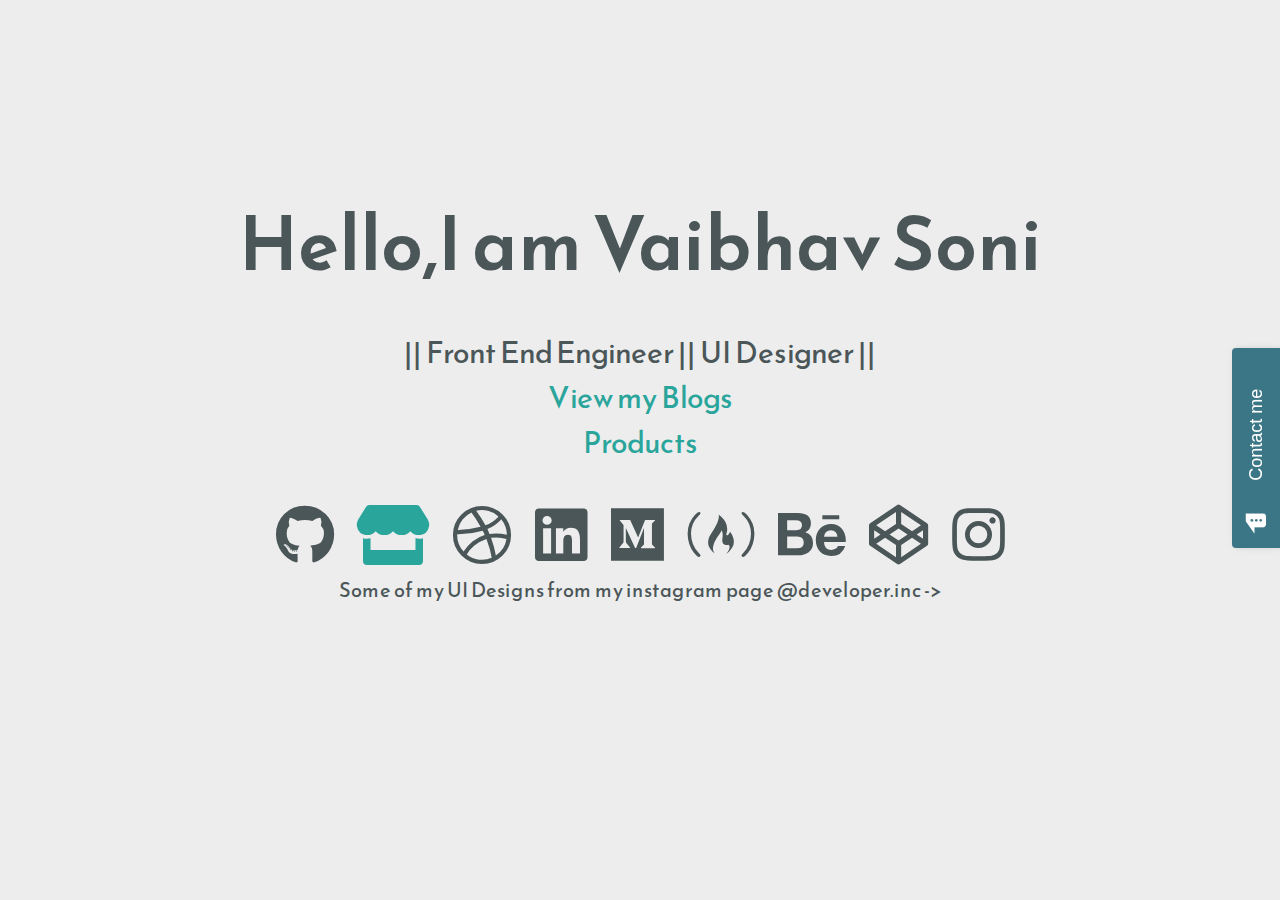
<file: index.html>
<!DOCTYPE html>
<html>

<head>
	<meta charset="utf-8">
	<meta http-equiv="X-UA-Compatible" content="IE=edge">
	<meta name="viewport" content="width=device-width, initial-scale=1.0">
	<meta name="description" content="Front end developer looking forward for
			collab over coffee">
	<meta name="keywords" content="Vaibhav soni,vaibhav,soni,Hubli,Front End
			developer,Developer,Karnataka,vaibhavsoni.tech,Front End developer Hubli">
	<meta name="Owner" content="Vaibhav Soni">
	<title>Vaibhav Soni</title>

	<link rel="icon" href="logo.png" type="image/png" />

	<link href="https://fonts.googleapis.com/css?family=Reem+Kufi|Roboto:300" rel="stylesheet">
	<link href="https://use.fontawesome.com/releases/v5.4.1/css/all.css" rel="stylesheet">
	<link rel="stylesheet" href="css/reset.css">
	<link rel="stylesheet" href="css/styles.css">
	<link rel="stylesheet" href="css/themes/white-grey.css">

	<!-- Matomo -->
	<script type="text/javascript">
		var _paq = window._paq || [];
		/* tracker methods like "setCustomDimension" should be called before "trackPageView" */
		_paq.push(['trackPageView']);
		_paq.push(['enableLinkTracking']);
		(function () {
			var u = "//139.59.13.57/";
			_paq.push(['setTrackerUrl', u + 'matomo.php']);
			_paq.push(['setSiteId', '1']);
			var d = document, g = d.createElement('script'), s = d.getElementsByTagName('script')[0];
			g.type = 'text/javascript'; g.async = true; g.defer = true; g.src = u + 'matomo.js'; s.parentNode.insertBefore(g, s);
		})();
	</script>
	<!-- End Matomo Code -->

	<!-- Matomo -->
	<script type="text/javascript">
		var _paq = window._paq || [];
		/* tracker methods like "setCustomDimension" should be called before "trackPageView" */
		_paq.push(['trackPageView']);
		_paq.push(['enableLinkTracking']);
		(function () {
			var u = "https://vaibhavsonitech.matomo.cloud/";
			_paq.push(['setTrackerUrl', u + 'matomo.php']);
			_paq.push(['setSiteId', '1']);
			var d = document, g = d.createElement('script'), s = d.getElementsByTagName('script')[0];
			g.type = 'text/javascript'; g.async = true; g.defer = true; g.src = '//cdn.matomo.cloud/vaibhavsonitech.matomo.cloud/matomo.js'; s.parentNode.insertBefore(g, s);
		})();
	</script>
	<!-- End Matomo Code -->

</head>

<body>
	<main>
		<div class="intro">Hello,I am Vaibhav Soni</div>
		<div class="tagline">|| Front End Engineer || UI Designer || <br> <a class="blog-title"
				href="https://blog.vaibhavsoni.tech/" target="_blank">View
				my Blogs</a>

			<br>
			<a class="blog-title" href="/freebies/index.html" target="_blank">Products</a>
		</div>
		<div style="position:fixed;top:calc(50% - 250px);right:0;transition:width 300ms ease-out;width:0;"> <a class="typeform-share button" href="https://form.typeform.com/to/zL6SOOiL" data-mode="side_panel" style="box-sizing:border-box;position:absolute;top:300px;width:200px;height:48px;padding:0 20px;margin:0;cursor:pointer;background:#3A7685;border-radius:4px 4px 0px 0px;box-shadow:0px 2px 12px rgba(0, 0, 0, 0.06), 0px 2px 4px rgba(0, 0, 0, 0.08);display:flex;align-items:center;justify-content:flex-start;transform:rotate(-90deg);transform-origin:bottom left;color:white;text-decoration:none;" data-width="320" data-height="500" target="_blank"> <span class="icon" style="width:32px;position:relative;text-align:center;transform:rotate(90deg) scale(0.85);left:-8px;"> <svg width='24' height='24' viewBox='0 0 24 24' fill='none' xmlns='http://www.w3.org/2000/svg' style="margin-top:10px;"> <path d='M21 0H0V9L10.5743 24V16.5H21C22.6567 16.5 24 15.1567 24 13.5V3C24 1.34325 22.6567 0 21 0ZM7.5 9.75C6.672 9.75 6 9.07875 6 8.25C6 7.42125 6.672 6.75 7.5 6.75C8.328 6.75 9 7.42125 9 8.25C9 9.07875 8.328 9.75 7.5 9.75ZM12.75 9.75C11.922 9.75 11.25 9.07875 11.25 8.25C11.25 7.42125 11.922 6.75 12.75 6.75C13.578 6.75 14.25 7.42125 14.25 8.25C14.25 9.07875 13.578 9.75 12.75 9.75ZM18 9.75C17.172 9.75 16.5 9.07875 16.5 8.25C16.5 7.42125 17.172 6.75 18 6.75C18.828 6.75 19.5 7.42125 19.5 8.25C19.5 9.07875 18.828 9.75 18 9.75Z' fill='white' /> </svg> </span> <span style="text-decoration:none;font-size:18px;font-family:Helvetica,Arial,sans-serif;white-space:nowrap;overflow:hidden;text-overflow:ellipsis;width:100%;text-align:center;-webkit-font-smoothing:antialiased;-moz-osx-font-smoothing:grayscale;">Contact me </span> </a> </div> <script> (function() { var qs,js,q,s,d=document, gi=d.getElementById, ce=d.createElement, gt=d.getElementsByTagName, id="typef_orm_share", b="https://embed.typeform.com/"; if(!gi.call(d,id)){ js=ce.call(d,"script"); js.id=id; js.src=b+"embed.js"; q=gt.call(d,"script")[0]; q.parentNode.insertBefore(js,q) } })() </script>
		<!-- <div class="design"><a href="https://gets.digital" 
			style="
		font-size: 32pt; text-decoration: none; color: red; padding-top: 0%;">View my Design Company</a></div> -->

		<!-- Find your icons from here - https://fontawesome.com/icons?d=gallery&s=brands -->
		<div class="icons-social">
			<a target="_blank" href="https://github.com/white-hat-vaibhs"><i class="fab
						fa-github"></i></a>
			<a target="_blank" href="https://www.instamojo.com/vaibhavjain3999"><i class="fas fa-store"
					style="color:rgb(42, 165, 155)"></i></a>
			<a target="_blank" href="https://dribbble.com/developer_inc"><i class="fab
						fa-dribbble"></i></a>
			<a target="_blank" href="https://www.linkedin.com/in/vaibhav-jain-soni/"><i class="fab fa-linkedin"></i></a>
			<a target="_blank" href="https://medium.com/@vaibhavjain3999"><i class="fab
						fa-medium"></i></a>
			<a target="_blank" href="https://www.freecodecamp.org/vaibhav_soni"><i
					class="fab fa-free-code-camp"></i></a>
			<a target="_blank" href="https://www.behance.net/vaibhavjain3999s"><i class="fab fa-behance"></i></a>
			<a target="_blank" href="https://codepen.io/white_hat"><i class="fab
						fa-codepen"></i></a>
			<a target="_blank" href="https://www.instagram.com/developer.inc"><i class="fab
						fa-instagram"></i></a>

			<div class="intro">Some of my UI Designs from my instagram page
				@developer.inc -></div>
			<!-- SnapWidget  https://www.linuxbabe.com/ubuntu/install-matomo-web-analytics-piwik-ubuntu-18-04-apache-nginx-->
			<script src="https://snapwidget.com/js/snapwidget.js"></script>
			<iframe src="https://snapwidget.com/embed/775853" class="snapwidget-widget" allowtransparency="true"
				frameborder="0" scrolling="no" style="border:none;
					overflow:hidden; width:60%;"></iframe>

		</div>


	</main>
</body>

</html>
</file>
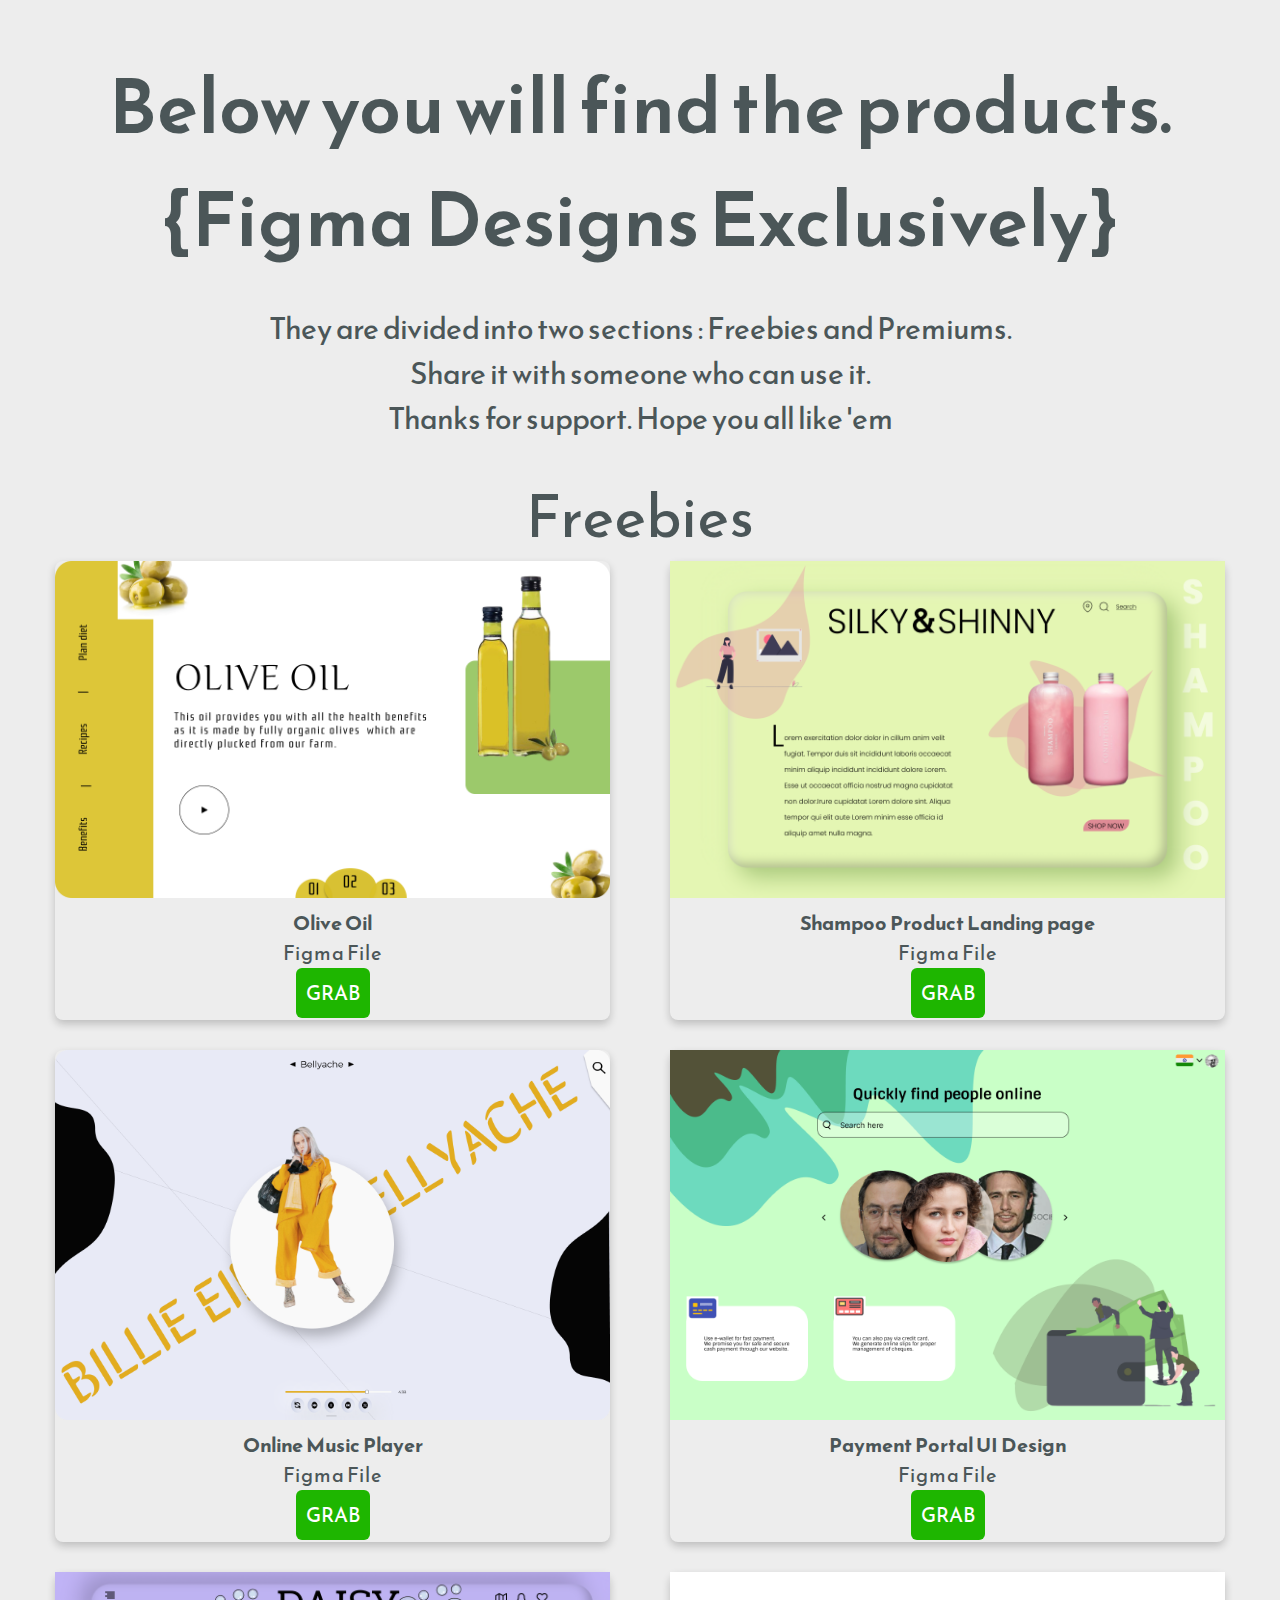
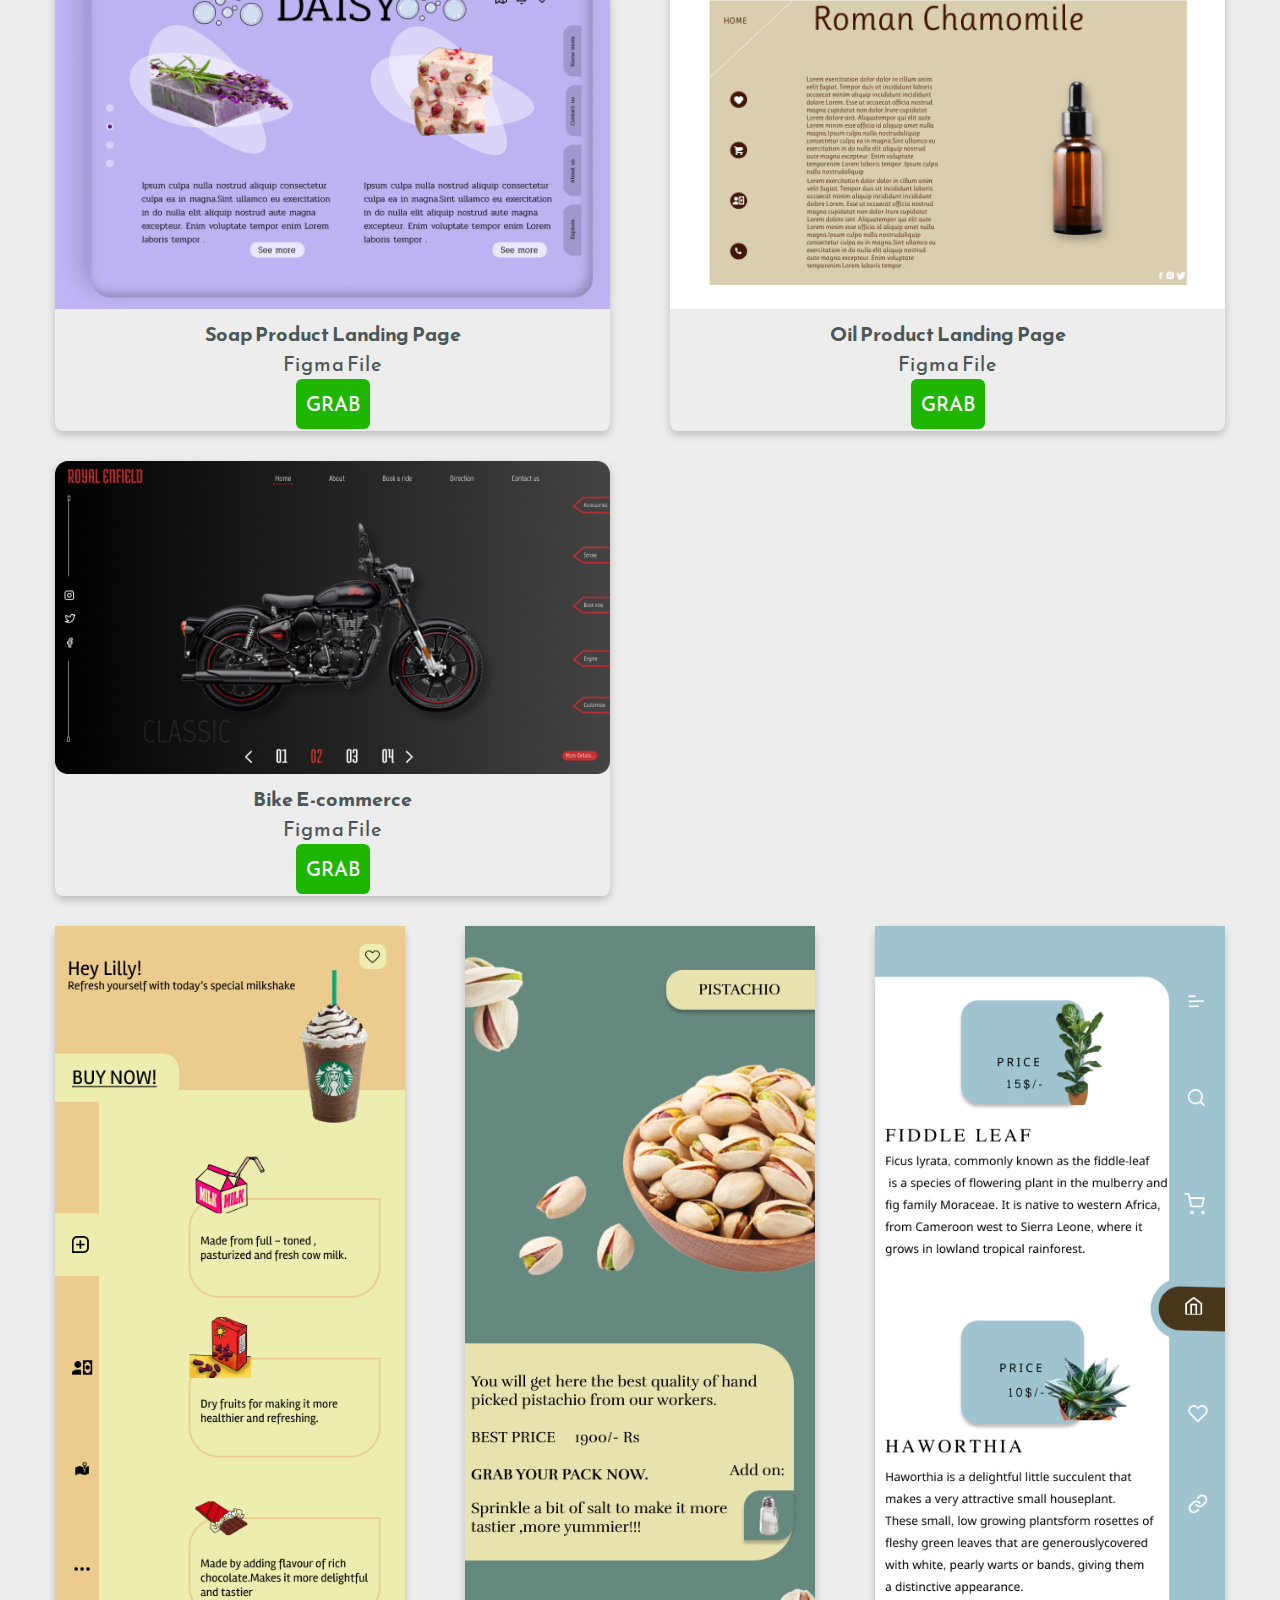
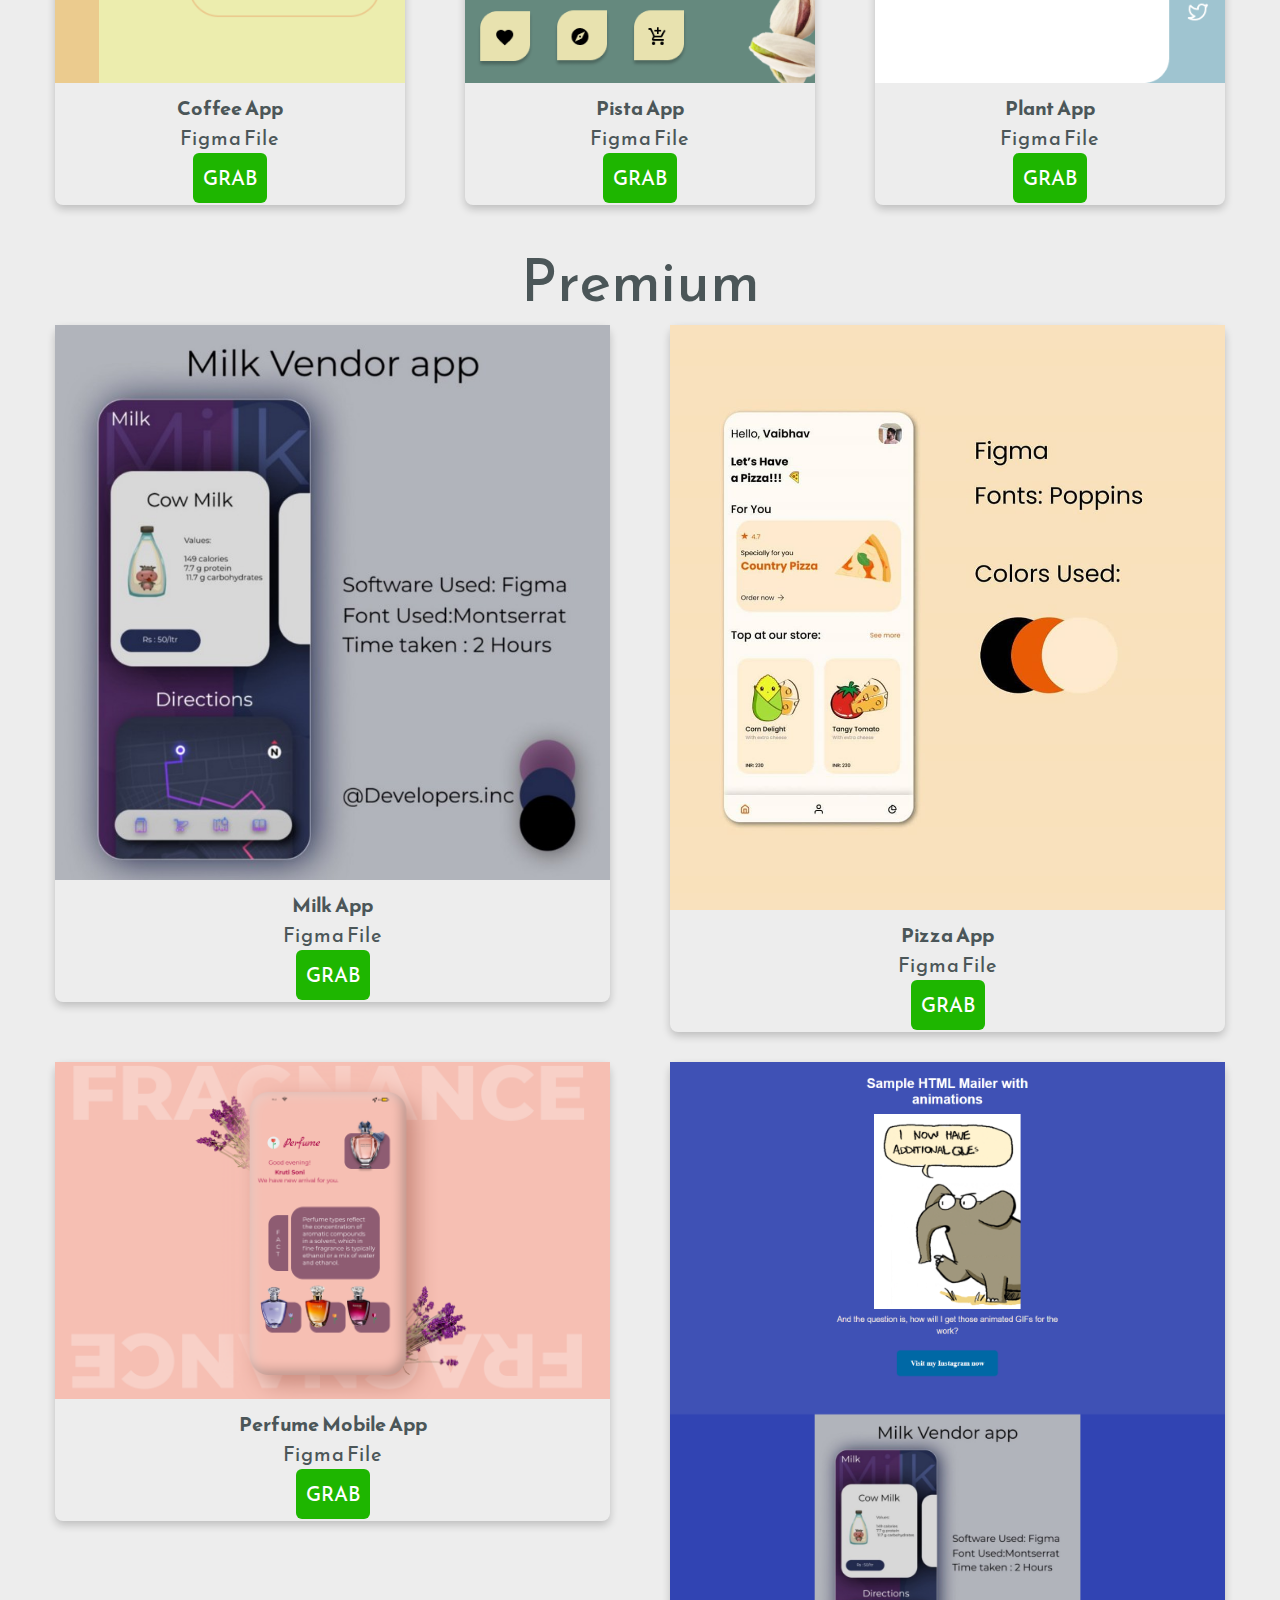
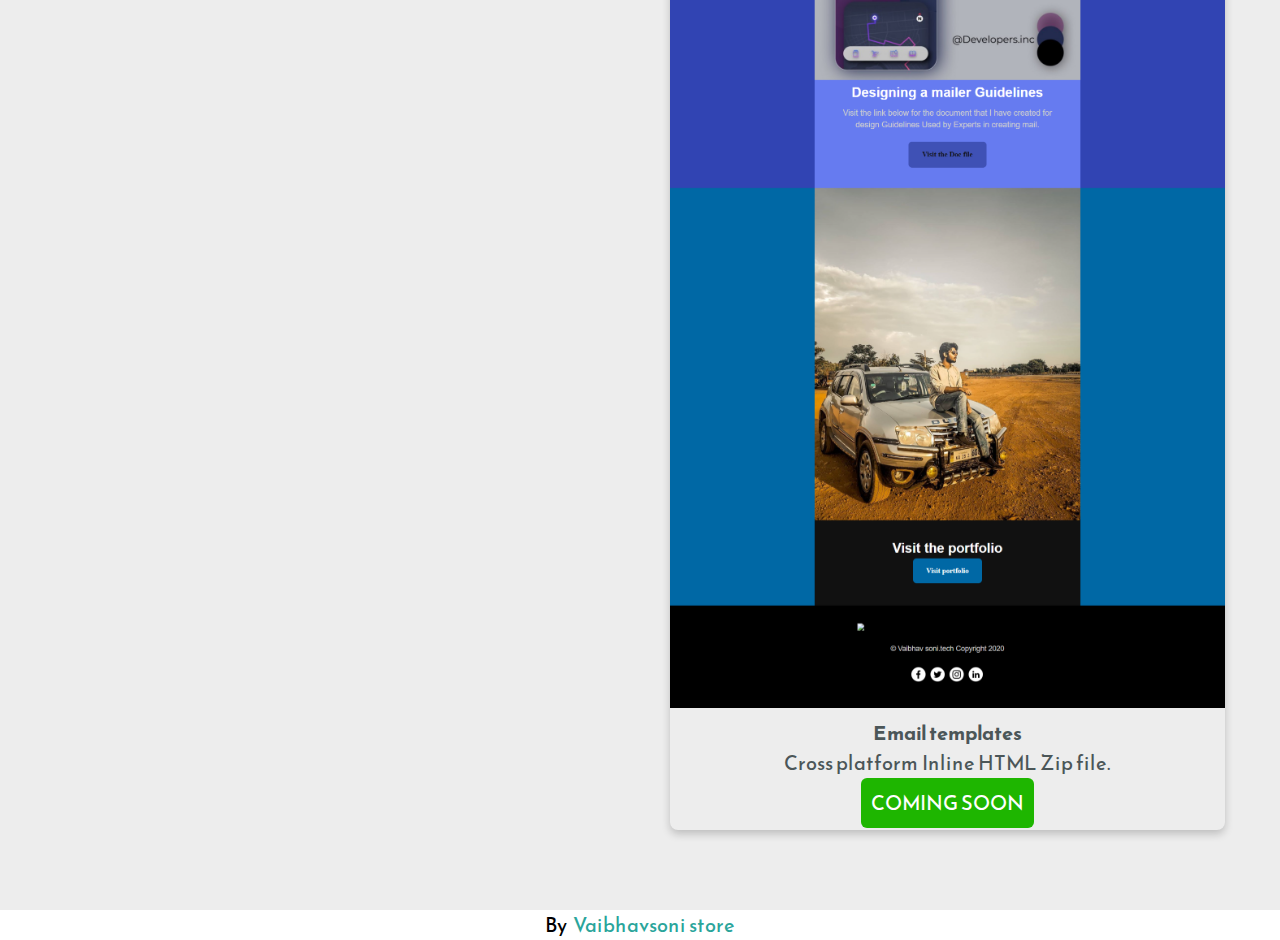
<file: freebies/index.html>
<!DOCTYPE html>
<html>
    <head>
        <meta charset="utf-8">
        <meta http-equiv="X-UA-Compatible" content="IE=edge">
        <meta name="viewport" content="width=device-width, initial-scale=1.0">
        <meta name="description" content="Front end developer looking forward
            for
            collab over coffee">
        <meta name="keywords" content="website store, vaibhav soni products, vaibav soni cart, vaibhav codes product, freebies, figma">
        <meta name="Owner" content="Vaibhav Soni">
        <title>Products</title>

        <link rel="icon" href="logo.png" type="image/png" />

        <link
            href="https://fonts.googleapis.com/css?family=Reem+Kufi|Roboto:300"
            rel="stylesheet">
        <link href="https://use.fontawesome.com/releases/v5.4.1/css/all.css"
            rel="stylesheet">
        <link rel="stylesheet" href="css/reset.css">
        <link rel="stylesheet" href="css/styles.css">
        <link rel="stylesheet" href="css/themes/white-grey.css">


    </head>
    <body>
        <main>
            <div class="intro">Below you will find the products. <br>  {Figma Designs Exclusively} </div>
            <div class="tagline"> They are divided into two sections : Freebies
                and Premiums. <br>
                Share it with someone who can use it. <br>
                Thanks for support. Hope you all like 'em
            </div>

            <h2 style="font-size: 3em;">Freebies</h2>
            <div class="row">
                <div class="column">
                    <div class="card">
                        <img src="olive oil.png" alt="UI Design">
                        <div class="container">
                            <h4><b>Olive Oil</b></h4>
                            <p>Figma File</p>
                            <script src="https://gumroad.com/js/gumroad.js"></script>
                            <a class="button"
                                href="https://gum.co/tdPKqJ">Grab</a>                            
                        </div>
                    </div>
                </div>
             
                
                <div class="column">
                    <div class="card">
                        <img src="shampoo.png" alt="UI Design">
                        <div class="container">
                            <h4><b>Shampoo Product Landing page</b></h4>
                            <p>Figma File</p>
                            <script src="https://gumroad.com/js/gumroad.js"></script>
                            <a class="button"
                                href="https://gum.co/VqRAq">Grab</a>
                        </div>
                    </div>
                </div>
                <div class="column">
                    <div class="card">
                        <img src="Music Player.png" alt="UI Design">
                        <div class="container">
                            <h4><b>Online Music Player</b></h4>
                            <p>Figma File</p>
                            <script src="https://gumroad.com/js/gumroad.js"></script>
                            <a class="button"
                                href="https://gum.co/KPpxj">Grab</a>
                        </div>
                    </div>
                </div>
                <div class="column">
                    <div class="card">
                        <img src="payment portal.png" alt="UI Design">
                        <div class="container">
                            <h4><b>Payment Portal UI Design</b></h4>
                            <p>Figma File</p>
                            <script src="https://gumroad.com/js/gumroad.js"></script>
                        <a class="button"
                            href="https://gum.co/eZQJZ">Grab</a>
                        </div>
                    </div>
                </div>
                <div class="column">
                    <div class="card">
                        <img src="soap.png" alt="UI Design">
                        <div class="container">
                            <h4><b>Soap Product Landing Page</b></h4>
                            <p>Figma File</p>
                            <script src="https://gumroad.com/js/gumroad.js"></script>
                            <a class="button"
                                href="https://gum.co/yBwdq">Grab</a>
                        </div>
                    </div>
                </div>
                <div class="column">
                    <div class="card">
                        <img src="oil.png" alt="UI Design">
                        <div class="container">
                            <h4><b>Oil Product Landing Page</b></h4>
                            <p>Figma File</p>
                            <script src="https://gumroad.com/js/gumroad.js"></script>
                            <a class="button"
                                href="https://gum.co/Oimgx">Grab</a>
                        </div>
                    </div>
                </div>
              

               

                

                <div class="column">
                    <div class="card">
                        <img src="bike.png">
                        <div class="container">
                            <h4><b>Bike E-commerce</b></h4>
                            <p>Figma File</p>
                            <script src="https://gumroad.com/js/gumroad.js"></script>
                            <a class="button"
                                href="https://gum.co/PlCyg">Grab</a>
                        </div>
                        </div>
                    </div>
                  
                </div>
            </div>


            <div class="row">
                <div class="column-mob">
                    <div class="card">
                        <img src="coffee.png" alt="UI Design">
                        <div class="container">
                            <h4><b>Coffee App</b></h4>
                            <p>Figma File</p>
                            <script src="https://gumroad.com/js/gumroad.js"></script>
                            <a class="button"
                                href="https://gum.co/xcjTZ">Grab</a>
                        </div>
                    </div>
                </div>

                <div class="column-mob">
                    <div class="card">
                        <img src="pista.png">
                        <div class="container">
                            <h4><b>Pista App</b></h4>
                            <p>Figma File</p>
                            <script src="https://gumroad.com/js/gumroad.js"></script>
                            <a class="button"
                                href="https://gum.co/nZOYB">Grab</a>
                        </div>
                    </div>
                </div>
                <div class="column-mob">
                    <div class="card">
                        <img src="plant app.png">
                        <div class="container">
                            <h4><b>Plant App</b></h4>
                            <p>Figma File</p>
                            <script src="https://gumroad.com/js/gumroad.js"></script>
                            <a class="button"
                                href="https://gum.co/CuTBg">Grab</a>
                        </div>
                    </div>
                </div>
            </div>
        </div>

            <!-- premium begins here -->
            <h2 style="font-size: 3em;">Premium</h2>
            <div class="row">
                <div class="column" >
                    <div class="card">
                        <img src="../developer_inc.jpeg" alt="UI Design">
                        <div class="container" >
                            <h4><b>Milk App</b></h4>
                            <p>Figma File</p>
                            <script src="https://gumroad.com/js/gumroad.js"></script>
                            <a class="button"
                                href="https://gum.co/qMuiy">Grab</a>
                        </div>
                    </div>
                </div>

                <div class="column">
                    <div class="card">
                        <img src="../poppins.jpg">
                        <div class="container">
                            <h4><b>Pizza App</b></h4>
                            <p>Figma File</p>
                            <script src="https://gumroad.com/js/gumroad.js"></script>
                            <a class="button"
                                href="https://gum.co/KbMfG">Grab</a>
                        </div>
                    </div>
                </div>
                <div class="column">
                    <div class="card">
                        <img src="perfume.png" alt="UI Design">
                        <div class="container">
                            <h4><b>Perfume Mobile App</b></h4>
                            <p>Figma File</p>
                            <script src="https://gumroad.com/js/gumroad.js"></script>
                            <a class="button"
                                href="https://gum.co/iZjbg">Grab</a>
                        </div>
                    </div>
                </div>
                <div class="column" >
                    <div class="card">
                        <img src="email.png" alt="Avatar"
                            style="width:100%">
                        <div class="container">
                            <h4><b>Email templates</b></h4>
                            <p>Cross platform Inline HTML Zip file.</p>
                            <script src="https://gumroad.com/js/gumroad.js"></script>
                            <a class="button"
                                href="#">Coming Soon</a>
                        </div>
                    </div>
                </div>
                <!-- <div class="column"  >
                    <div class="card">
                        <img src="../poppins.jpg">
                        <div class="container">
                            <h4><b>Pizza App</b></h4>
                            <p>Figma File</p>
                            <script src="https://gumroad.com/js/gumroad.js"></script>
                            <a class="button"
                                href="https://gum.co/qMuiy">Grab</a>
                        </div>
                    </div>
                </div>
                <div class="column"  >
                    <div class="card">
                        <img src="../poppins.jpg">
                        <div class="container">
                            <h4><b>Pizza App</b></h4>
                            <p>Figma File</p>
                            <script src="https://gumroad.com/js/gumroad.js"></script>
                            <a class="button"
                                href="https://gum.co/qMuiy">Grab</a>
                        </div>
                    </div>
                </div> -->
           
            </div>
        </main>
    </body>
        <footer style=" display: flex;
        align-items: center;
        justify-content: center"> By &nbsp;
            <a href="../index.html" style="text-decoration: none;
                color:rgb(42,
                165, 155);"> 
                Vaibhavsoni
                store
            </a>
        </footer>
    </div>
</html>
</file>
<file: css/styles.css>
/* Typography */

html {

	font-family: 'Reem Kufi', sans-serif;
}



@media (min-width: 576px) {
	html {
		font-size: 14px;
	}
}

@media (min-width: 768px) {
	html {
		font-size: 16px;
	}
}

@media (min-width: 992px) {
	html {
		font-size: 18px;
	}
}

@media (min-width: 1200px) {
	html {
		font-size: 20px;
	}
}

.icons-social i {
	font-size: 3em;
}

/* Custom Styles */

main {
	display: flex;
	flex-direction: column;
	min-height: 100vh;
	justify-content: center;
	padding: 0 30px;
	text-align: center;
}

main {
	padding-top: 50px;
}

main>.intro {
	font-family: 'Reem Kufi', sans-serif;
	font-size: 3.75em;
	font-weight: 600;
}

main>.tagline {
	font-size: 1.5rem;
	margin: 1.5rem 0;
	font-weight: 100;
}

.icons-social i {
	padding: 10px;
}

.devto {
	margin-bottom: -0.20rem;
}

.devto svg {
	margin-bottom: -0.20rem;
	margin-left: 0.675rem;
	;
	width: 2.65rem;
	height: 2.65rem;
}

.blog-title {
	color: rgb(42, 165, 155);
	text-decoration: none;
}

.freebies {
	color: rgb(42, 165, 155);
	text-decoration: none;
	font-size: 0.8em;
	font-weight: 600;


}
</file>
<file: css/themes/white-grey.css>
/* Theme */

main {
	background: #EDEDED;
	color: #4B5658;
}

.icons-social a {
	color: #4B5658;
}

.icons-social a svg path{
	fill: #4B5658;
}
</file>
<file: freebies/css/styles.css>
/* Typography */

html {

	font-family: 'Reem Kufi', sans-serif;
}



@media (min-width: 576px) {
	html {
		font-size: 14px;
	}
}

@media (min-width: 768px) {
	html {
		font-size: 16px;
	}
}

@media (min-width: 992px) {
	html {
		font-size: 18px;
	}
}

@media (min-width: 1200px) {
	html {
		font-size: 20px;
	}
}

.icons-social i {
	font-size: 3em;
}

/* Custom Styles */

main {
	display: flex;
	flex-direction: column;
	min-height: 100vh;
	justify-content: center;
	padding: 0 30px;
	text-align: center;
}

main {
	padding-top: 50px;
	padding-bottom: 50px;
}

main>.intro {
	font-family: 'Reem Kufi', sans-serif;
	font-size: 3.75em;
	font-weight: 600;
}

main>.tagline {
	font-size: 1.5rem;
	margin: 1.5rem 0;
	font-weight: 100;
}

.icons-social i {
	padding: 10px;
}

.devto {
	margin-bottom: -0.20rem;
}

.devto svg {
	margin-bottom: -0.20rem;
	margin-left: 0.675rem;
	;
	width: 2.65rem;
	height: 2.65rem;
}

.blog-title {
	color: rgb(42, 165, 155);
	text-decoration: none;
}

.freebies {
	color: rgb(42, 165, 155);
	text-decoration: none;
	font-size: 0.8em;
	font-weight: 600;


}

.card {
	border-radius: 8px;
	box-shadow: 0 4px 8px 0 rgba(0, 0, 0, 0.2);
	transition: 0.3s;

}

.card:hover {
	box-shadow: 0 16px 32px 2px rgba(0, 0, 0, 0.3);
}

.container {
	padding: 2px 16px;
	align-items: center;
}


html {
	scroll-behavior: smooth;
}



.column {

	float: left;
	width: 50%;
	padding: 0 30px 30px 30px;
}

/* Remove extra left and right margins, due to padding */
.row {
	margin: 0 -5px;
}

/* Clear floats after the columns */
.row:after {
	content: "";
	display: table;
	clear: both;
}

/* Responsive columns */
@media screen and (max-width: 600px) {
	.column {
		width: 100%;
		display: block;
		margin-bottom: 20px;
	}
}

.button {
	border: none;
	background: #1eb600;
	color: #ffffff !important;
	font-weight: 100;
	padding: 10px;
	text-transform: uppercase;
	text-decoration: none;
	border-radius: 6px;
	display: inline-block;
	transition: all 0.3s ease 0s;
}

.button:hover {
	color: #404040 !important;
	font-weight: 700 !important;
	letter-spacing: 3px;
	background: none;
	-webkit-box-shadow: 0px 5px 40px -10px rgba(0, 0, 0, 0.57);
	-moz-box-shadow: 0px 5px 40px -10px rgba(0, 0, 0, 0.57);
	transition: all 0.3s ease 0s;
}



.column-mob {

	float: left;
	width: 33.33%;
	padding: 0 30px 30px 30px;
}

/* Responsive columns */
@media screen and (max-width: 600px) {
	.column-mob {
		width: 100%;
		display: block;
		margin-bottom: 20px;
	}
}
</file>
<file: freebies/css/themes/white-grey.css>
/* Theme */

main {
	background: #EDEDED;
	color: #4B5658;
}

.icons-social a {
	color: #4B5658;
}

.icons-social a svg path{
	fill: #4B5658;
}
</file>
